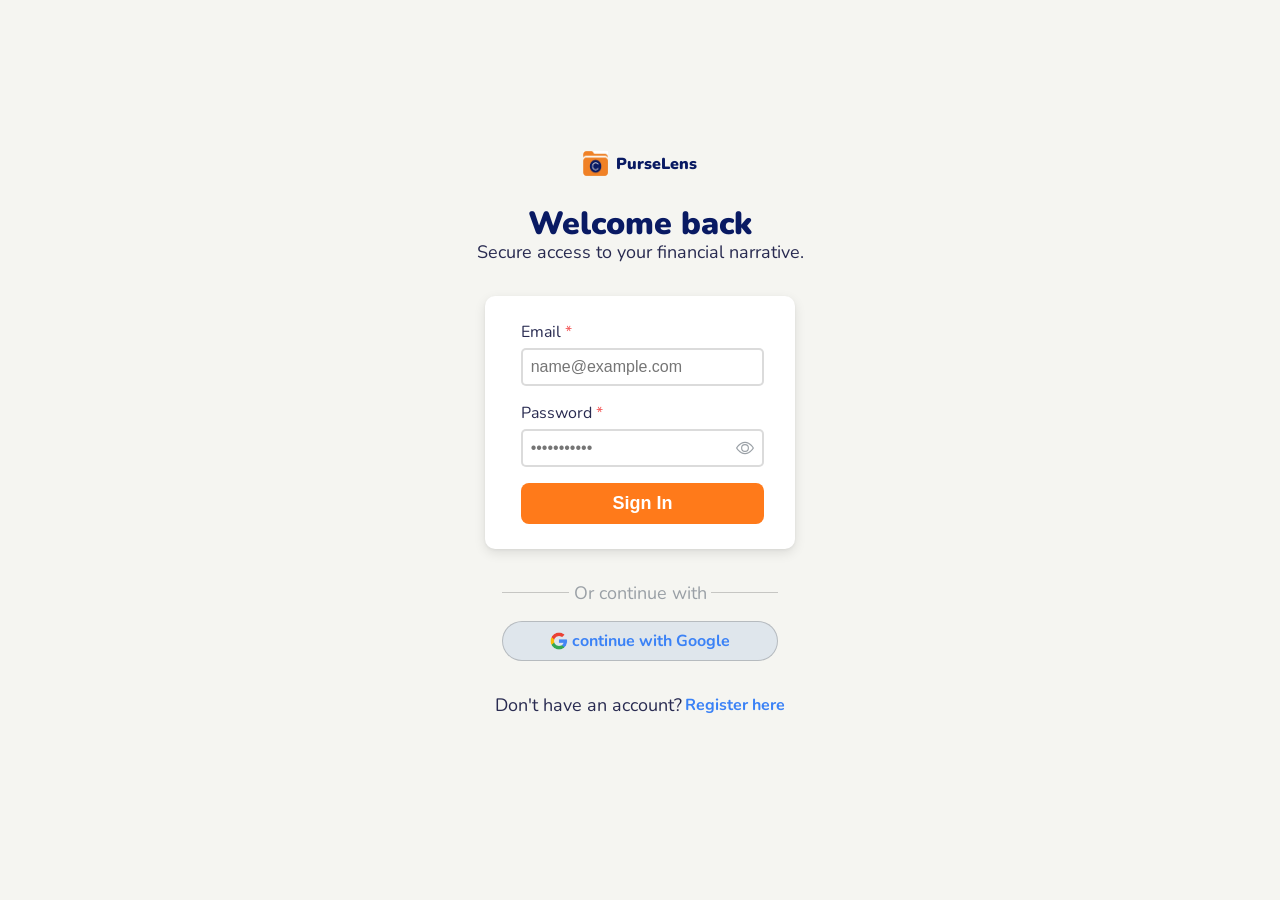
<file: docs/pages/auth/login.html>
<!DOCTYPE html>
<html lang="en">
<head>
    <meta charset="UTF-8">
    <meta name="viewport" content="width=device-width, initial-scale=1.0">
    <title>Sign In to Your Account | PurseLens</title>
    <link rel="stylesheet" href="../../css/pages/sign_in.css">
    <link rel="stylesheet" href="../../css/themes/light.css">
    <link rel="shortcut icon" href="../../assets/images/PurseLens_logo.png" type="image/x-icon">
    <link href="https://fonts.googleapis.com/css2?family=Nunito:wght@300;400;600;700;800;900&display=swap" rel="stylesheet">
</head>
<body>
    <main>

        <div class="main-container">
            
            <div class="title-wrapper">
                <img src="../../assets/images/PurseLens_logo.png" alt="PurseLens logo">
                <span>PurseLens</span>
            </div>

            <div class="heading-wrapper">
                <h2>Welcome back</h2>
                <p>Secure access to your financial narrative.</p>
            </div>

            <form action="/api/auth/login/" method="POST" id="login-form">

                <fieldset>
                    <label class="required" for="email-input">Email</label>
                    <input type="email" name="email" id="email-input" 
                        placeholder="name@example.com"
                        autocomplete="email" required aria-required="true">
                </fieldset>

                <fieldset>
                    <label class="required" for="password-input">Password</label>
                     
                    <div class="input-wrapper">

                            <input type="password" name="password" id="password-input" 
                                placeholder="•••••••••••" required aria-required="true"
                                autocomplete="new-password">

                            <button type="button" class="toggle-pw-btn"
                                aria-label="Show password"
                                title="Show password"
                                aria-pressed="false"
                                onclick="togglePassword(this)">

                                <svg class="icon-eye" xmlns="http://www.w3.org/2000/svg" width="18" height="18" fill="currentColor" class="bi bi-eye"
                                    viewBox="0 0 16 16">
                                    <path
                                        d="M16 8s-3-5.5-8-5.5S0 8 0 8s3 5.5 8 5.5S16 8 16 8M1.173 8a13 13 0 0 1 1.66-2.043C4.12 4.668 5.88 3.5 8 3.5s3.879 1.168 5.168 2.457A13 13 0 0 1 14.828 8q-.086.13-.195.288c-.335.48-.83 1.12-1.465 1.755C11.879 11.332 10.119 12.5 8 12.5s-3.879-1.168-5.168-2.457A13 13 0 0 1 1.172 8z" />
                                    <path d="M8 5.5a2.5 2.5 0 1 0 0 5 2.5 2.5 0 0 0 0-5M4.5 8a3.5 3.5 0 1 1 7 0 3.5 3.5 0 0 1-7 0" />
                                </svg>

                                <svg class="icon-eye-off" xmlns="http://www.w3.org/2000/svg" width="18" height="18" fill="currentColor" class="bi bi-eye-slash-fill"
                                    viewBox="0 0 16 16">
                                    <path
                                        d="m10.79 12.912-1.614-1.615a3.5 3.5 0 0 1-4.474-4.474l-2.06-2.06C.938 6.278 0 8 0 8s3 5.5 8 5.5a7 7 0 0 0 2.79-.588M5.21 3.088A7 7 0 0 1 8 2.5c5 0 8 5.5 8 5.5s-.939 1.721-2.641 3.238l-2.062-2.062a3.5 3.5 0 0 0-4.474-4.474z" />
                                    <path
                                        d="M5.525 7.646a2.5 2.5 0 0 0 2.829 2.829zm4.95.708-2.829-2.83a2.5 2.5 0 0 1 2.829 2.829zm3.171 6-12-12 .708-.708 12 12z" />
                                </svg>

                            </button>
                        </div>
                </fieldset>

                <button type="submit" id="login-btn">
                    <div class="loader"></div>
                    <span class="text-span">Sign In</span>
                </button>
            </form>

            <div class="social-wrapper">

                <div class="divider">
                    <hr class="divider-line">
                    <p>Or continue with</p>
                    <hr class="divider-line">
                </div>

                <div class="oauth-wrapper">
                    <a href="http://{domain_main}/accounts/google/login/callback/">
                        <img src="../../assets/images/google-logo.png" alt="Google logo">
                        continue with Google
                    </a>
                </div>

            </div>

            <div class="sign-up-wrapper">
                <p>Don't have an account?</p>
                <a href="../../pages/auth/register.html"><strong>Register here</strong></a>
            </div>

            <div class="input-validation-wrapper">
                <p class="error-output"></p>
            </div>

        </div>
    </main>

    <script src="../../js/api/authApi.js"></script>
    <script src="../../js/api/apiClient.js"></script>
    <script src="../../js/auth/login.js"></script>
</body>
</html>
</file>
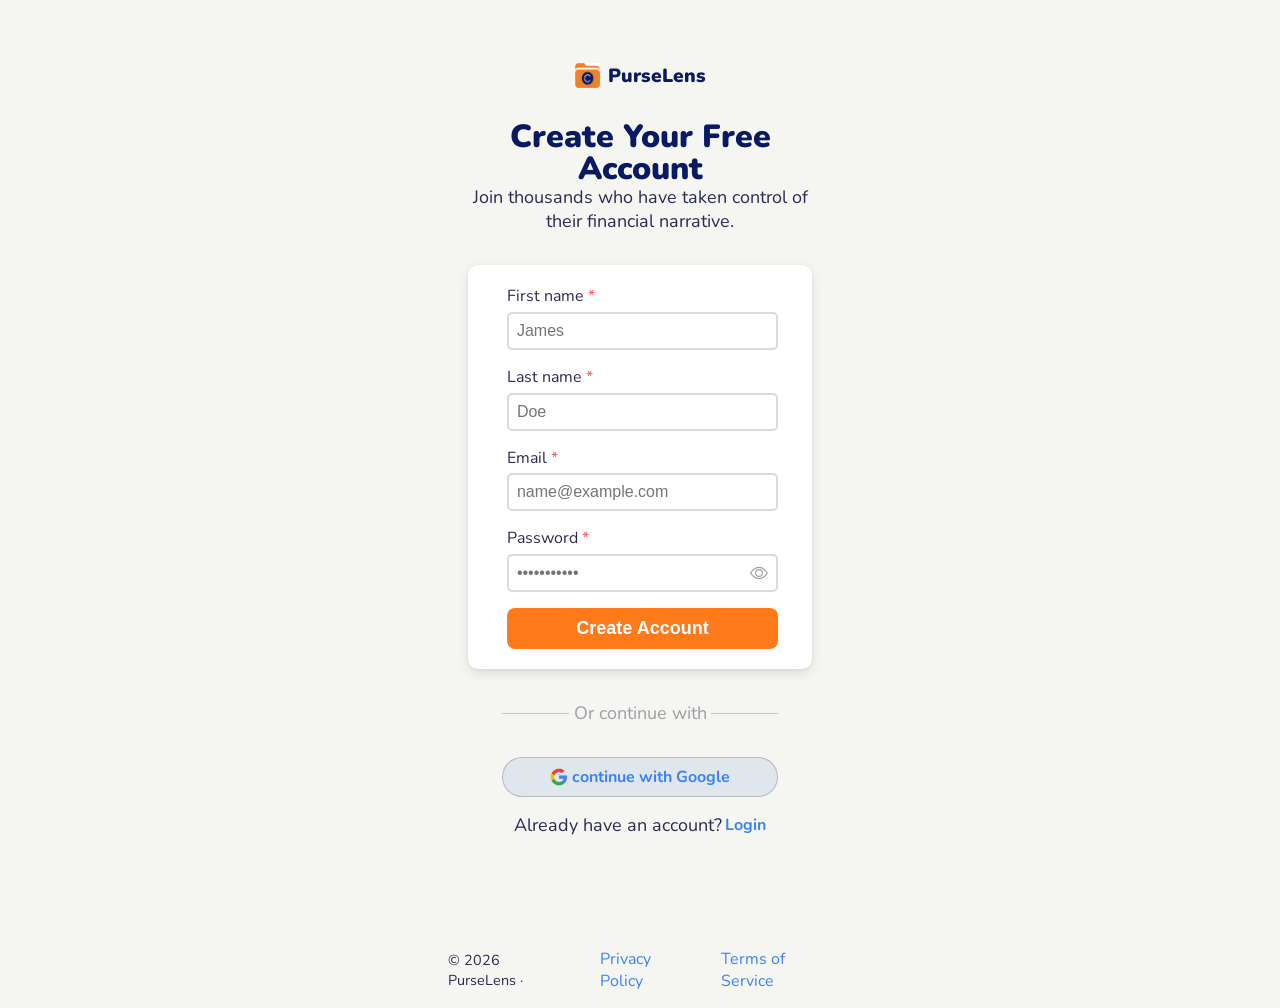
<file: docs/pages/auth/register.html>
<!DOCTYPE html>
<html lang="en">
<head>
    <meta charset="UTF-8">
    <meta name="viewport" content="width=device-width, initial-scale=1.0">
    <title>Create Your Free Account | PurseLens</title>
    <link rel="stylesheet" href="../../css/pages/register.css">
    <link rel="stylesheet" href="../../css/themes/light.css">
    <link rel="shortcut icon" href="../../assets/images/PurseLens_logo.png" type="image/x-icon">
    <link href="https://fonts.googleapis.com/css2?family=Nunito:wght@300;400;600;700;800;900&display=swap" rel="stylesheet">
</head>
<body>
    <main>
        <section class="sign-up-section">
            <div class="main-container">

                <div class="title-wrapper">

                    <img src="../../assets/images/PurseLens_logo.png" alt="PurseLens logo">

                    <span>PurseLens</span>

                </div>

                <div class="heading-wrapper">

                    <h2>Create Your Free Account</h2>

                    <p>Join thousands who have taken control of their financial narrative.</p>

                </div>

                <form action="/api/auth/register/" method="POST" id="signup-form">

                    <fieldset>

                        <label class="required" for="first-name">First name</label>

                        <input type="text" name="first_name" id="first-name"
                            placeholder="James" autocomplete="given-name" required aria-required="true">
                        
                    </fieldset>

                    <fieldset>

                        <label class="required" for="last-name">Last name</label>
                        
                        <input type="text" name="last_name" id="last-name"
                            placeholder="Doe" autocomplete="family-name" required aria-required="true">
                        
                    </fieldset>

                    <fieldset>

                        <label class="required" for="email-input">Email</label>
                        
                        <input type="email" name="email" id="email-input" 
                            placeholder="name@example.com" 
                            autocomplete="email" required aria-required="true">
                        
                    </fieldset>

                    <fieldset>

                        <label class="required" for="password-input">Password</label>
                        
                        <div class="input-wrapper">

                            <input type="password" name="password" id="password-input" 
                                placeholder="•••••••••••" required aria-required="true"
                                autocomplete="new-password">

                            <button type="button" class="toggle-pw-btn"
                                aria-label="Show password"
                                title="Show password"
                                aria-pressed="false"
                                onclick="togglePassword(this)">

                                <svg class="icon-eye" xmlns="http://www.w3.org/2000/svg" width="18" height="18" fill="currentColor" class="bi bi-eye"
                                    viewBox="0 0 16 16">
                                    <path
                                        d="M16 8s-3-5.5-8-5.5S0 8 0 8s3 5.5 8 5.5S16 8 16 8M1.173 8a13 13 0 0 1 1.66-2.043C4.12 4.668 5.88 3.5 8 3.5s3.879 1.168 5.168 2.457A13 13 0 0 1 14.828 8q-.086.13-.195.288c-.335.48-.83 1.12-1.465 1.755C11.879 11.332 10.119 12.5 8 12.5s-3.879-1.168-5.168-2.457A13 13 0 0 1 1.172 8z" />
                                    <path d="M8 5.5a2.5 2.5 0 1 0 0 5 2.5 2.5 0 0 0 0-5M4.5 8a3.5 3.5 0 1 1 7 0 3.5 3.5 0 0 1-7 0" />
                                </svg>

                                <svg class="icon-eye-off" xmlns="http://www.w3.org/2000/svg" width="18" height="18" fill="currentColor" class="bi bi-eye-slash-fill"
                                    viewBox="0 0 16 16">
                                    <path
                                        d="m10.79 12.912-1.614-1.615a3.5 3.5 0 0 1-4.474-4.474l-2.06-2.06C.938 6.278 0 8 0 8s3 5.5 8 5.5a7 7 0 0 0 2.79-.588M5.21 3.088A7 7 0 0 1 8 2.5c5 0 8 5.5 8 5.5s-.939 1.721-2.641 3.238l-2.062-2.062a3.5 3.5 0 0 0-4.474-4.474z" />
                                    <path
                                        d="M5.525 7.646a2.5 2.5 0 0 0 2.829 2.829zm4.95.708-2.829-2.83a2.5 2.5 0 0 1 2.829 2.829zm3.171 6-12-12 .708-.708 12 12z" />
                                </svg>

                            </button>
                        </div>
                        
                    </fieldset>

                    <button type="submit" id="submit-btn">

                        <div class="loader"></div>

                        <span class="text-span">Create Account</span>

                    </button>

                </form>

                <div class="social-wrapper">

                    <div class="divider">

                        <hr class="divider-line"> 
                        
                        <p>Or continue with</p>
                        
                        <hr class="divider-line">
                        
                    </div>

                    <div class="options-wrapper">
                        <div class="oauth-wrapper">
                            
                            <a href="http://{domain_main}/accounts/google/login/callback/">
                                <img src="../../assets/images/google-logo.png" alt="Google logo">
                                continue with Google
                            </a>

                        </div>

                        <div class="sign-in-wrapper">

                            <p>Already have an account?</p>
                            
                            <a href="../../pages/auth/login.html"><strong>Login</strong></a>
                            
                        </div>
                    </div>

                </div>
            </div>

            <div class="input-validation-wrapper">
                <p class="message-output"></p>
            </div>
        </section>

    </main>


    <footer>
        <small>© 2026 PurseLens · <a href="../../policy_privacy.html">Privacy Policy</a>  <a href="../../terms_of_service.html">Terms of Service</a></small>
    </footer>

    <script src="../../js/api/apiClient.js"></script>
    <script src="../../js/api/authApi.js"></script>
    <script src="../../js/auth/signup.js"></script>
</body>
</html>
</file>
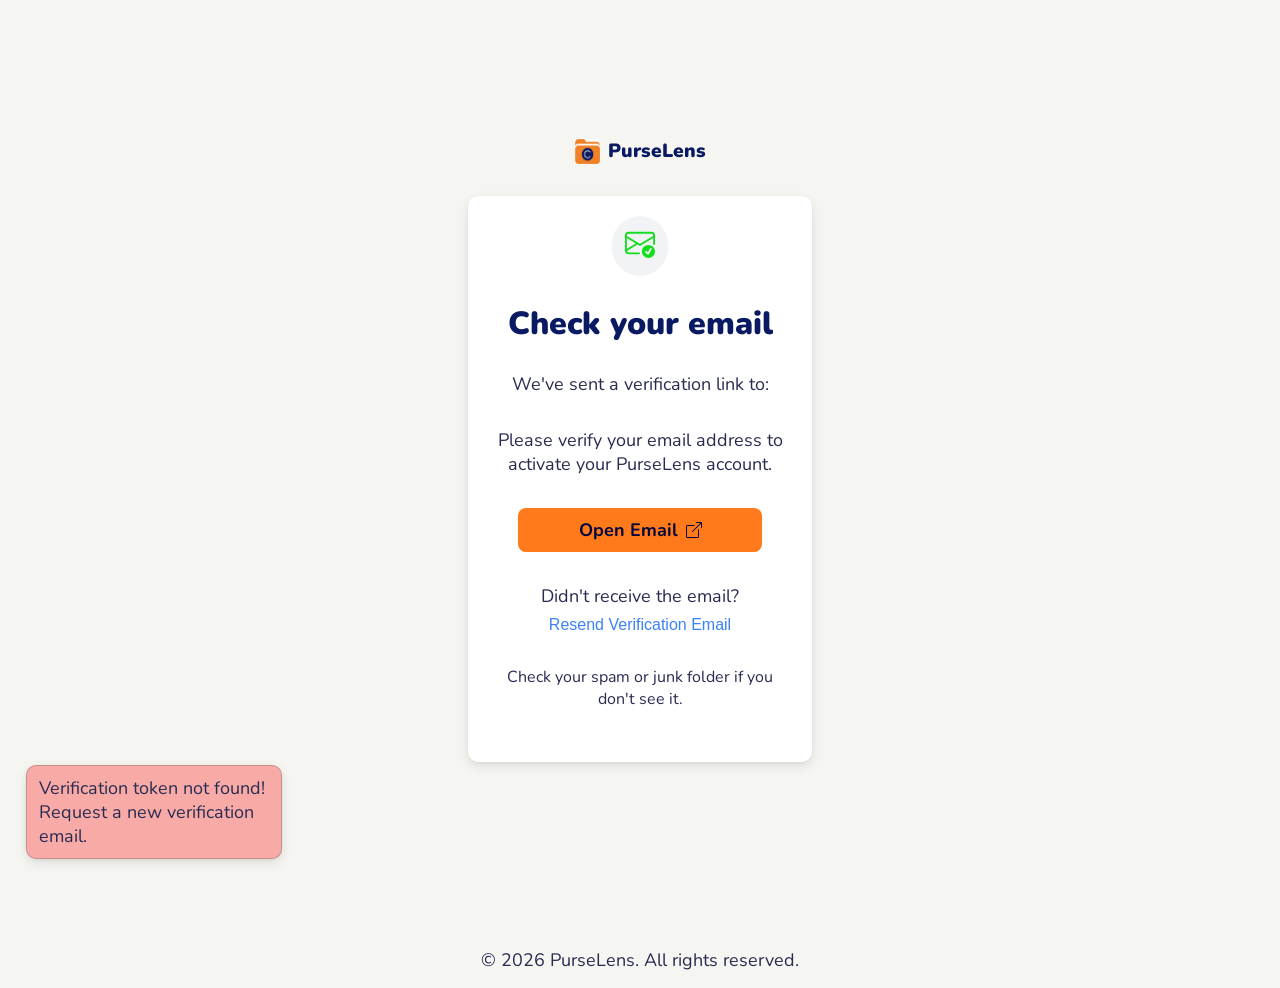
<file: docs/pages/auth/verify_email.html>
<!DOCTYPE html>
<html lang="en">
<head>
    <meta charset="UTF-8">
    <meta name="viewport" content="width=device-width, initial-scale=1.0">
    <title>Verify Your Account</title>
    <link rel="stylesheet" href="../../css/pages/register.css">
    <link rel="stylesheet" href="../../css/themes/light.css">
    <link rel="shortcut icon" href="../../assets/images/PurseLens_logo.png" type="image/x-icon">
    <link href="https://fonts.googleapis.com/css2?family=Nunito:wght@300;400;600;700;800;900&display=swap" rel="stylesheet">
</head>

<body>
    <main>
        <section class="verification-section">
            <div class="main-container">

                <div class="title-wrapper">
                    <img src="../../assets/images/PurseLens_logo.png" alt="PurseLens logo">
                    <span>PurseLens</span>
                </div>

                <div class="card">
                    <div class="icon-wrapper">
                        <svg xmlns="http://www.w3.org/2000/svg" width="32" height="30" fill="currentColor" class="bi bi-envelope-check"
                            viewBox="0 0 16 16">
                            <path
                                d="M2 2a2 2 0 0 0-2 2v8.01A2 2 0 0 0 2 14h5.5a.5.5 0 0 0 0-1H2a1 1 0 0 1-.966-.741l5.64-3.471L8 9.583l7-4.2V8.5a.5.5 0 0 0 1 0V4a2 2 0 0 0-2-2zm3.708 6.208L1 11.105V5.383zM1 4.217V4a1 1 0 0 1 1-1h12a1 1 0 0 1 1 1v.217l-7 4.2z" />
                            <path
                                d="M16 12.5a3.5 3.5 0 1 1-7 0 3.5 3.5 0 0 1 7 0m-1.993-1.679a.5.5 0 0 0-.686.172l-1.17 1.95-.547-.547a.5.5 0 0 0-.708.708l.774.773a.75.75 0 0 0 1.174-.144l1.335-2.226a.5.5 0 0 0-.172-.686" />
                        </svg>
                    </div>

                    <h2 class="card-title">Check your email</h2>
                    
                    <div class="card-sub-wrapper">
                        <p class="card-sub">We've sent a verification link to:</p>
                        <p class="card-email" id="user-email"></p>
                    </div>

                    <p class="card-notice">
                        Please verify your email address to activate
                        your PurseLens account.
                    </p>

                    <a href="" class="email-link">
                        Open Email
                        <svg xmlns="http://www.w3.org/2000/svg" width="16" height="16" fill="currentColor" class="bi bi-box-arrow-up-right"
                            viewBox="0 0 16 16">
                            <path fill-rule="evenodd"
                                d="M8.636 3.5a.5.5 0 0 0-.5-.5H1.5A1.5 1.5 0 0 0 0 4.5v10A1.5 1.5 0 0 0 1.5 16h10a1.5 1.5 0 0 0 1.5-1.5V7.864a.5.5 0 0 0-1 0V14.5a.5.5 0 0 1-.5.5h-10a.5.5 0 0 1-.5-.5v-10a.5.5 0 0 1 .5-.5h6.636a.5.5 0 0 0 .5-.5" />
                            <path fill-rule="evenodd"
                                d="M16 .5a.5.5 0 0 0-.5-.5h-5a.5.5 0 0 0 0 1h3.793L6.146 9.146a.5.5 0 1 0 .708.708L15 1.707V5.5a.5.5 0 0 0 1 0z" />
                        </svg>
                    </a>

                    <div class="resend-wrapper">
                        <p class="resend-notice">Didn't receive the email?</p>

                        <button class="link-resend" id="resend-btn">
                            Resend Verification Email
                        </button>
                    </div>

                    <small class="card-spam">Check your spam or junk folder if you don't see it.</small>

                    <div class="input-validation-wrapper">
                        <p class="message-output"></p>
                    </div>
                </div>
            </div>
        </section>
    </main>

    <footer>
        <p>© 2026 PurseLens. All rights reserved.</p>
    </footer>

    <script src="../../js/api/apiClient.js"></script>
    <script src="../../js/api/authApi.js"></script>
    <script src="../../js/auth/verify_email.js"></script>
    <script src="../../js/auth/resend-verification.js"></script>
</body>
</html>
</file>
<file: docs/css/pages/sign_in.css>
*,
*::before,
*::after {
    box-sizing: border-box;
    margin: 0;
    padding: 0;
}

html {
    scroll-behavior: smooth;
}

body {
    font-family: Nunito, Times serif;
    background-color: var(--bg-2);
}

h1 {
    line-height: 1;
    text-align: center;
    font-weight: 900;
    font-size: clamp(2.5rem, 6vw, 5.5rem);
}

h2 {
    line-height: 1;
    font-weight: 900;
    text-align: center;
    font-size: clamp(2rem, 2vw, 3.5rem);
}

p {
    font-size: clamp(1rem, 1.5vw, 1.125rem);
}

a {
    font-size: clamp(1rem, 1.2vw, 1rem);
}

main {
    display: flex;
    flex-direction: column;
    align-items: center;
    justify-content: center;
    width: 100%;
    min-height: 100vh;
    background-color: var(--bg-2);
}

.main-container {
    display: flex;
    flex-direction: column;
    align-items: center;
    justify-content: center;
    gap: 2rem;
    width: 30%;
    padding: 20px;
}

.title-wrapper {
    width: max-content;
    display: flex;
    align-items: center;
    justify-content: space-between;
    gap: 0.5rem;
}

.title-wrapper img {
    width: 25px;
    height: 25px;
}

.title-wrapper span {
    font-size: 1rem;
    font-weight: 900;
    color: var(--custom-blue);
}

.heading-wrapper {
    display: flex;
    flex-direction: column;
    align-items: center;
}

.heading-wrapper h2 {
    color: var(--custom-blue);
}

.heading-wrapper p {
    color: var(--text-primary)
}

form {
    width: 90%;
    padding: 25px 0 25px 5px;
    display: flex;
    flex-direction: column;
    align-items: center;
    justify-content: flex-start;
    gap: 1rem;
    border-radius: 10px;
    background-color: var(--bg);
    box-shadow: var(--shadow-md), 0 1px 3px rgba(0, 0, 0, 0.05);
}

.input-wrapper {
    position: relative;
    width: 100%;
}

.input-wrapper input {
    padding-right: 44px;
}

fieldset {
    width: 80%;
    display: flex;
    flex-direction: column;
    align-items: flex-start;
    justify-content: flex-start;
    gap: 0.3rem;
    border: none;
}

fieldset label {
    color: var(--text-primary);
}

fieldset label.required::after {
    content: " *";
    color: var(--danger-4);
    font-size: 600;
}

fieldset input {
    width: 100%;
    font-size: 16px;
    padding: 8px;
    outline: none;
    border: 2px solid var(--border-2);
    border-radius: 5px;
}

fieldset input:focus {
    background-color: var(--surface);
    border: 2px solid var(--border-visible);
}

#login-btn {
    display: flex;
    align-items: center;
    justify-content: center;
    gap: 1rem;
    width: 80%;
    padding: 10px;
    font-size: 18px;
    font-weight: bold;
    border: none;
    border-radius: 8px;
    color: var(--bg);
    background-color: var(--custom-orange);
    transition: 0.3s ease-in-out;
    cursor: pointer;
}

#login-btn:hover {
    background-color: var(--custom-orange-hover);
}

.toggle-pw-btn {
    position: absolute;
    right: 5px;
    top: 50%;
    transform: translateY(-50%);
    background: none;
    border: none;
    cursor: pointer;
    padding: 5px;
    border-radius: 50px;
    line-height: 0;
    color: var(--text-muted);
    transition: color 0.15s ease, background-color 0.15s ease;
}

.toggle-pw-btn:hover {
    color: var(--text-primary);
    background-color: var(--surface-3);
}

.toggle-pw-btn:focus-visible {
    outline: 2px solid rgba(250, 134, 39, 0.6);
    outline-offset: 1px;
}

/* ── Icon swap — aria-pressed is the only hook needed ── */
.toggle-pw-btn .icon-eye {
    display: block;
}

.toggle-pw-btn .icon-eye-off {
    display: none;
}

.toggle-pw-btn[aria-pressed="true"] .icon-eye {
    display: none;
}

.toggle-pw-btn[aria-pressed="true"] .icon-eye-off {
    display: block;
}

.loader {
    display: none;
    width: 25px;
    aspect-ratio: 1;
    border-radius: 50%;
    background:
        radial-gradient(farthest-side, var(--text-primary) 94%, #0000) top/5px 5px no-repeat,
        conic-gradient(#0000 30%, var(--text-primary));
    -webkit-mask: radial-gradient(farthest-side, #0000 calc(100% - 5px), #000 0);
    mask: radial-gradient(farthest-side, #0000 calc(100% - 5px), #000 0);
    animation: spin 1s infinite linear;
}

@keyframes spin {
    100% {
        transform: rotate(1turn)
    }
}

.social-wrapper {
    display: flex;
    flex-direction: column;
    align-items: center;
    justify-content: center;
    gap: 1rem;
    width: 100%;
}

.social-wrapper p {
    color: var(--text-muted);
}

.divider {
    display: flex;
    align-items: center;
    text-align: center;
    gap: 0.3rem;
    width: 80%;
}

.divider-line {
    flex-grow: 1;
    height: 1px;
    border: none;
    background-color: var(--border);
}

.oauth-wrapper {
    display: flex;
    align-items: center;
    justify-content: space-between;
    width: 80%;
}

.oauth-wrapper a {
    display: flex;
    align-items: center;
    justify-content: center;
    width: 100%;
    padding: 8px;
    gap: 0.3rem;
    border: 1px solid var(--border);
    border-radius: 50px;
    font-weight: bold;
    color: var(--links);
    text-decoration: none;
    background-color: var(--faded-bg-3);
    transition: 0.3s ease-in-out;
}

.oauth-wrapper a:hover {
    background-color: var(--faded-bg-2);
}

.oauth-wrapper img {
    width: 18px;
    height: 18px;
}

.sign-up-wrapper {
    display: flex;
    align-items: center;
    gap: 0.2rem;
}

.sign-up-wrapper p {
    color: var(--text-primary);
}

.sign-up-wrapper a {
    color: var(--links);
    text-decoration: none;
    transition: all 0.3s ease-in-out;
}

.sign-up-wrapper a:hover {
    text-decoration: underline;
}

.error-output {
    position: fixed;
    left: 2%;
    top: 85%;
    display: none;
    align-items: center;
    justify-content: center;
    width: 20%;
    height: auto;
    text-align: left;
    text-wrap: wrap;
    font-size: clamp(1rem, 1.5vw, 1.125rem);
    padding: 10px 12px;
    color: var(--deep-blue);
    border: 2px solid var(--border);
    border-radius: 10px;
    transition: all 0.3s ease-in-out;
    box-shadow: var(--shadow-md), 0 1px 3px rgba(0, 0, 0, 0.068);
}

.input-validation-wrapper .success {
    background-color: var(--success);
}

.input-validation-wrapper .error {
    background-color: var(--danger-3);
}


/*----------------- RESPONSIVENESS ---------------------*/
@media (max-width: 1060px) {
    .main-container {
        width: 45%;
    }

    .oauth-wrapper,
    .divider {
        width: 80%;
    }
}

@media (max-width: 900px) {
    .main-container {
        width: 60%;
    }

    .oauth-wrapper,
    .divider {
        width: 55%;
    }

    fieldset {
        width: 90%;
    }

    fieldset input {
        width: 100%;
    }

    .input-wrapper {
        width: 100%;
    }

    #login-btn {
        width: 90%;
    }

    .social-wrapper .divider,
    .social-wrapper .oauth-wrapper {
        width: 80%;
    }

    .error-output {
        width: 35%;
    }
}

@media (max-width: 600px) {
    main {
        padding: 20px 0;
        min-height: 100vh;
    }

    .main-container {
        width: 92%;
        padding: 10px;
    }

    .title-wrapper img {
        width: 26px;
        height: 26px;
    }

    .heading-wrapper {
        margin-bottom: 1.5rem;
    }

    .heading-wrapper h1 {
        font-size: 1.5rem;
        text-align: center;
    }

    .heading-wrapper p {
        font-size: 15px;
        text-align: center;
    }

    p {
        font-size: 16px;
    }

    form {
        width: 100%;
        padding: 20px 0 20px 0;
        gap: 0.85rem;
    }

    fieldset {
        width: 88%;
    }

    fieldset input {
        width: 100%;
        font-size: 16px;
        /* prevents iOS zoom-on-focus */
    }

    .input-wrapper {
        width: 100%;
    }

    #login-btn {
        width: 88%;
        font-size: 16px;
        padding: 12px;
    }

    .toggle-pw-btn {
        right: 8px;
    }

    .social-wrapper {
        margin-bottom: 1.5rem;
    }

    .divider,
    .oauth-wrapper {
        width: 88%;
    }

    .oauth-wrapper a {
        font-size: 15px;
        padding: 10px;
    }

    .error-output {
        left: 20%;
        width: 60%;
        top: auto;
        bottom: 3%;
        font-size: 16px;
    }
}

@media (max-width: 380px) {
    .main-container {
        width: 96%;
        padding: 8px;
    }

    fieldset {
        width: 92%;
    }

    fieldset input {
        padding: 10px 8px;
    }

    .input-wrapper {
        width: 100%;
    }

    #login-btn {
        width: 92%;
        font-size: 15px;
        padding: 11px;
    }

    .divider,
    .oauth-wrapper {
        width: 92%;
    }

    .oauth-wrapper a {
        font-size: 14px;
        gap: 0.2rem;
    }

    .oauth-wrapper img {
        width: 16px;
        height: 16px;
    }

    .error-output {
        width: 80%;
        padding: 8px 10px;
    }
}

@media (prefers-reduced-motion: reduce) {
    * {
        animation-duration: 0.01ms !important;
        transition-duration: 0.01ms !important;
    }

    .loader {
        animation: none !important;
    }
}
</file>
<file: docs/css/themes/light.css>
/* Variables - Light Theme Colors */

:root {
    /* Base */
    --bg: #ffff;
    --bg-2: #f5f5f1;
    --surface: #e1ecf5;
    --surface-2: #F1F3F5;
    --surface-3: #dadae1;
    --surface-4: #e1ecf56c;
    --faded-bg: #9c92e320;
    --faded-bg-2: #9b92e348;
    --faded-bg-3: #bdcee565;
    --border-visible: #0f0e0eb5;
    --border: #49484845;
    --border-2: #49484832;
    --box-shadow: #00000034;
    --notification-badge: #ef4444;

    /* Text */
    --text-contrast: #ffff;
    --text-primary: #292b51;
    --text-secondary: #1b1d36;
    --text-muted: #9aa0a6;
    --text-muted-2: #585454ef;

    /* Brand */
    --primary: #283593;
    --custom-blue: #091a63;
    --custom-blue-2: #040429;
    --deep-blue: #030820;
    --primary-hover: #1F2A7A;
    --custom-orange-text-color: #04043d;
    --custom-orange-text-color-hover: #06065b;
    --custom-orange: #FF7A1A;
    --custom-orange-hover: #ee6903;
    --orange-text: #F97316;
    --orange-border: #FED7AA;
    --orange-bg: #FFF7ED;
    --links: #3b82f6;
    --sign-in-link-color: #2d2d2d;
    --sign-in-link-color-hover: #181818;
    --sign-in-link-bg: #d6dbe1;
    --sign-in-link-bg-hover: #b9cee2;
    --icons-bg: #e4e7e8;
    --footer-link-color: #171754c5;
    --footer-link-color-hover: #3e3efd;

    /* Financial semantics */
    --income: #0077ff;
    --expense: #ef4444;

    --success: #14dd1e;
    --success-2: #14dd1e2e;
    --success-3: #14dd1e5a;
    --success-4: #1de80a;
    
    --danger: #f20b0b;
    --danger-2: #fa7a7a2b;
    --danger-3: #ff00004e;
    --danger-4: #f35c5c;

    --warning: #f7bc5c;
    --warning-2: #f39a0b33;
    --warning-3: #f59e0b;
    --warning-4: #ffa6006c;

    --info: #1075e81b;

    --transfer-color: #055190;
    --transfer-bg: #e1ecf5;
    --transfer-border: #b8d8f3;

    --on-track-color: #047857;
    --on-track-bg: #d1f9e6;
    --on-track-bg-2: #e7fdf3;
    --on-track-border: #98e0be;

    --at-risk-color: #FF7A1A;
    --at-risk-bg: #fad2bc;
    --at-risk-border: #FF8D47;

    --exceeded-color: #BE123C;
    --exceeded-bg: #fad6d8;
    --exceeded-bg-2: #f6e1e2;
    --exceeded-border: #e8a6ad;

    /* Shadows */
    --shadow-sm: 2px 2px 4px rgba(0,0,0,0.08);
    --shadow-md: 0 4px 12px rgba(0,0,0,0.10);
}
</file>
<file: docs/css/pages/register.css>
* {
    margin: 0;
    padding: 0;
    box-sizing: border-box;
}

html {
    scroll-behavior: smooth;
}

body {
    margin: 0;
    padding: 0;
    font-family: Nunito, Times serif;
    background-color: var(--bg-2);
}

h1 {
    line-height: 1;
    text-align: center;
    font-weight: 900;
    font-size: clamp(2.5rem, 6vw, 5.5rem);
}

h2 {
    line-height: 1;
    font-weight: 900;
    text-align: center;
    font-size: clamp(2rem, 2vw, 3.5rem);
}

p {
    font-size: clamp(1rem, 1.5vw, 1.125rem);
}

a {
    font-size: clamp(1rem, 1.2vw, 1rem);
}

main {
    display: flex;
    flex-direction: column;
    align-items: center;
    justify-content: center;
    width: 100%;
    min-height: 100vh;
    background-color: var(--bg-2);
}

.sign-up-section {
    display: flex;
}

.verification-section {
    display: flex;
}

main section {
    display: flex;
    flex-direction: column;
    align-items: center;
    justify-content: center;
    width: 100%;
    min-height: 100vh;
    background-color: var(--bg-2);
    width: 100%;
}

.main-container {
    display: flex;
    flex-direction: column;
    align-items: center;
    justify-content: center;
    gap: 2rem;
    width: 30%;
    padding: 20px;
}

.title-wrapper {
    display: flex;
    align-items: center;
    justify-content: space-between;
    gap: 0.5rem;
    width: 32%;
    width: max-content;
    padding: 0;
}


.title-wrapper img {
    padding: 0;
    width: 25px;
    height: 25px;
}

.title-wrapper span {
    color: var(--custom-blue);
    font-weight: 900;
    font-size: 1.2rem;
}

.heading-wrapper {
    display: flex;
    flex-direction: column;
    align-items: center;
    padding: 0;
}

.heading-wrapper h2,
.card-title {
    font-weight: 900;
    color: var(--custom-blue);
}

.heading-wrapper p {
    text-align: center;
    color: var(--text-primary)
}

form,
.card {
    width: 100%;
    display: flex;
    flex-direction: column;
    align-items: center;
    gap: 2rem;
    border-radius: 10px;
    background-color: var(--bg);
    box-shadow: var(--shadow-md), 0 1px 3px rgba(0, 0, 0, 0.05);
}

form {
    gap: 1rem;
    padding: 20px 0 20px 5px;
    justify-content: flex-start;
}

.card {
    gap: 2rem;
    padding: 20px;
    justify-content: center;
}

.input-wrapper {
    position: relative;
    width: 100%;
}

.input-wrapper input {
    padding-right: 44px;
}

fieldset {
    width: 80%;
    display: flex;
    flex-direction: column;
    align-items: flex-start;
    gap: 0.3rem;
    padding: 0;
    border: none;
}

fieldset label {
    color: var(--text-primary);
}

fieldset label.required::after {
    content: " *";
    color: var(--danger-4);
    font-size: 600;
}

fieldset input {
    width: 100%;
    font-size: 16px;
    padding: 8px;
    outline: none;
    border: 2px solid var(--border-2);
    border-radius: 5px;
}

fieldset input:focus {
    outline: 2px solid var(--border-visible);
}

#submit-btn {
    display: flex;
    align-items: center;
    justify-content: center;
    gap: 1rem;
    width: 80%;
    padding: 10px;
    font-size: 18px;
    font-weight: bold;
    border: none;
    border-radius: 8px;
    color: var(--bg);
    background-color: var(--custom-orange);
    transition: 0.3s ease-in-out;
    cursor: pointer;
}

#submit-btn:hover {
    background-color: var(--custom-orange-hover);
}

.toggle-pw-btn {
    position: absolute;
    right: 5px;
    top: 50%;
    transform: translateY(-50%);
    background: none;
    border: none;
    cursor: pointer;
    padding: 5px;
    border-radius: 50px;
    line-height: 0;
    color: var(--text-muted);
    transition: color 0.15s ease, background-color 0.15s ease;
}

.toggle-pw-btn:hover {
    color: var(--text-primary);
    background-color: var(--surface-3);
}

.toggle-pw-btn:focus-visible {
    outline: 2px solid rgba(250, 134, 39, 0.6);
    outline-offset: 1px;
}

/* ── Icon swap — aria-pressed is the only hook needed ── */
.toggle-pw-btn .icon-eye {
    display: block;
}

.toggle-pw-btn .icon-eye-off {
    display: none;
}

.toggle-pw-btn[aria-pressed="true"] .icon-eye {
    display: none;
}

.toggle-pw-btn[aria-pressed="true"] .icon-eye-off {
    display: block;
}

.loader {
    display: none;
    width: 30px;
    aspect-ratio: 1;
    border-radius: 50%;
    background:
        radial-gradient(farthest-side, var(--text-primary) 94%, #0000) top/5px 5px no-repeat,
        conic-gradient(#0000 30%, var(--text-primary));
    -webkit-mask: radial-gradient(farthest-side, #0000 calc(100% - 5px), #000 0);
    mask: radial-gradient(farthest-side, #0000 calc(100% - 5px), #000 0);
    animation: spin 1s infinite linear;
}

@keyframes spin {
    100% {
        transform: rotate(1turn)
    }
}

.social-wrapper {
    display: flex;
    flex-direction: column;
    align-items: center;
    justify-content: center;
    gap: 2rem;
    width: 100%;
}

.social-wrapper p {
    color: var(--text-muted);
}

.divider {
    display: flex;
    align-items: center;
    text-align: center;
    gap: 0.3rem;
    width: 80%;
}

.divider-line {
    flex-grow: 1;
    height: 1px;
    border: none;
    background-color: var(--border);
}

.options-wrapper {
    width: 100%;
    display: flex;
    flex-direction: column;
    align-items: center;
    justify-content: center;
    gap: 1rem;
}

.oauth-wrapper {
    display: flex;
    align-items: center;
    justify-content: space-between;
    width: 80%;
}

.oauth-wrapper a {
    display: flex;
    align-items: center;
    justify-content: center;
    width: 100%;
    padding: 8px;
    gap: 0.3rem;
    border: 1px solid var(--border);
    border-radius: 20px;
    font-weight: bold;
    color: var(--links);
    text-decoration: none;
    background-color: var(--faded-bg-3);
    transition: 0.3s ease-in-out;
}

.oauth-wrapper a:hover {
    background-color: var(--faded-bg-2);
}

.oauth-wrapper img {
    width: 18px;
    height: 18px;
}

.sign-in-wrapper {
    display: flex;
    align-items: center;
    gap: 0.2rem;
}

.sign-in-wrapper p {
    color: var(--text-primary);
}

.sign-in-wrapper a {
    color: var(--links);
    text-decoration: none;
    transition: all 0.3s ease-in-out;
}

.sign-in-wrapper a:hover {
    text-decoration: underline;
}

.message-output {
    position: fixed;
    left: 2%;
    top: 85%;
    display: none;
    align-items: center;
    justify-content: center;
    width: 20%;
    height: auto;
    text-align: left;
    text-wrap: wrap;
    padding: 10px 12px;
    font-size: 18px;
    color: var(--text-primary);
    border: 1px solid var(--border);
    border-radius: 10px;
    transition: all 0.3s ease-in-out;
    box-shadow: var(--shadow-md), 0 1px 3px rgba(0, 0, 0, 0.068);
}

.input-validation-wrapper .normal {
    background-color: var(--surface);
}

.input-validation-wrapper .success {
    background-color: var(--success);
}

.input-validation-wrapper .error {
    background-color: var(--danger-3);
}

.icon-wrapper {
    padding: 12px;
    border-radius: 50px;
    background-color: var(--surface-2);
}

.icon-wrapper svg {
    color: var(--success);
}

.icon-wrapper svg .failure {
    color: var(--danger);
}

.card h1, p {
    color: var(--text-primary);
}

.card-title,
.card-sub-wrapper p,
.card-notice {
    text-align: center;
}

.card-email {
    font-weight: bold;
}

.email-link {
    width: 80%;
    text-decoration: none;
    padding: 10px 20px;
    font-size: 18px;
    font-weight: bold;
    display: flex;
    align-items: center;
    justify-content: center;
    gap: 0.5rem;
    color: var(--custom-orange-text-color);
    background-color: var(--custom-orange);
    border-radius: 8px;
}

.email-link:hover {
    background-color: var(--custom-orange-hover);
}

/* HTML: <div class="loader-2"></div> */
.loader-2 {
    width: fit-content;
    font-weight: bold;
    font-family: monospace;
    font-size: 18px;
    clip-path: inset(0 3ch 0 0);
    animation: loading 1s steps(4) infinite;
}

.loader-2:before {
    content: "Verifying Email..."
}

@keyframes loading {
    to {
        clip-path: inset(0 -1ch 0 0)
    }
}

.loader-3 {
    width: fit-content;
    font-weight: bold;
    font-family: monospace;
    font-size: 18px;
    clip-path: inset(0 3ch 0 0);
    animation: loading 1s steps(4) infinite;
}

.loader-3:before {
    content: "Resending Verification Email..."
}

@keyframes loading {
    to {
        clip-path: inset(0 -1ch 0 0)
    }
}

.resend-wrapper {
    display: flex;
    flex-direction: column;
    align-items: center;
    justify-content: center;
    gap: 0.5rem;
}

.resend-wrapper .link-resend {
    border: none;
    font-size: 16px;
    color: var(--links);
    background-color: transparent;
    transition: all 0.5s ease-in-out;
    cursor: pointer;
}

.card-spam {
    text-align: center;
    font-size: 16px;
    color: var(--text-primary);
}

footer {
    width: 100%;
    display: flex;
    align-items: center;
    justify-content: center;
    gap: 2rem;
    padding: 1rem 0;
    background-color: transparent;
    margin-top: 2rem;
}

footer small {
    width: 30%;
    display: flex;
    align-items: center;
    justify-content: space-between;
    gap: 2rem;
    font-size: 0.9rem;
    color: var(--text-primary);
    background-color: transparent;
}

footer small a {
    text-decoration: none;
    color: var(--links);
    transition: all 0.3s ease;
}

footer small a:hover {
    text-decoration: underline;
}


/*----------- RESPONSIVENESS -------------------*/
@media (max-width: 1060px) {
    .main-container {
        width: 45%;
    }

    .oauth-wrapper,
    .divider {
        width: 45%;
    }

    .social-wrapper {
        width: 100%;
    }
    
    .divider{
        width: 90%;
    }
    
    .oauth-wrapper{
        width: 80%;
    }

    .message-output {
        width: 30%;
    }
    
    footer small {
        width: 45%;
    }
}

@media (max-width: 900px) {
    .main-container {
        width: 60%;
    }

    .title-wrapper {
        width: max-content;
    }

    .oauth-wrapper,
    .divider {
        width: 55%;
    }

    fieldset {
        width: 90%;
    }

    fieldset input {
        width: 100%;
    }

    #submit-btn {
        width: 90%;
    }
    
    .social-wrapper .divider,
    .social-wrapper .options-wrapper,
    .options-wrapper .oauth-wrapper {
        width: 90%;
    }
    
    .message-output {
        width: 35%;
    }

    footer small {
        width: 65%;
        padding: 0 2rem;
    }
}

@media (max-width: 600px) {
    main {
        padding: 20px 0;
        min-height: 100vh;
    }

    .main-container {
        width: 92%;
        padding: 10px;
    }

    .title-wrapper {
        width: max-content;
        margin-bottom: 1.5rem;
    }

    .title-wrapper img {
        width: 26px;
        height: 26px;
    }

    .heading-wrapper {
        margin-bottom: 1.5rem;
    }

    form {
        gap: 0.85rem;
        padding: 20px 0 20px 0;
    }

    fieldset {
        width: 88%;
    }

    fieldset input {
        width: 100%;
        font-size: 16px;
        /* prevents iOS zoom-on-focus */
    }

    .input-wrapper {
        width: 100%;
    }

    #submit-btn {
        width: 88%;
        font-size: 16px;
        padding: 12px;
    }

    .toggle-pw-btn {
        right: 12px;
    }

    .social-wrapper {
        gap: 1.5rem;
        margin: 20px 0;
    }

    .divider,
    .oauth-wrapper,
    .options-wrapper .oauth-wrapper {
        width: 88%;
    }

    .oauth-wrapper a {
        font-size: 15px;
        padding: 10px;
    }

    .message-output {
        left: 10%;
        width: 80%;
        top: auto;
        bottom: 3%;
        font-size: 16px;
    }

    .email-link {
        width: 88%;
        font-size: 16px;
    }

    footer small {
        width: 100%;
        padding: 0 2rem;
    }
}

@media (max-width: 380px) {
    .main-container {
        width: 96%;
        padding: 8px;
    }

    .title-wrapper {
        width: max-content;
    }

    fieldset {
        width: 92%;
    }

    fieldset input {
        padding: 10px 8px;
    }

    #submit-btn {
        width: 92%;
        font-size: 15px;
        padding: 11px;
    }

    .divider,
    .oauth-wrapper {
        width: 92%;
    }

    .oauth-wrapper a {
        font-size: 14px;
        gap: 0.2rem;
    }

    .oauth-wrapper img {
        width: 16px;
        height: 16px;
    }

    .message-output {
        width: 94%;
        font-size: 16px;
        padding: 1.8rem 10px;
        position: fixed;
        left: 2%;
        top: 90%;
    }

    footer small {
        width: 100%;
        padding: 0 2rem;
    }
}

@media (prefers-reduced-motion: reduce) {
    * {
        animation-duration: 0.01ms !important;
        transition-duration: 0.01ms !important;
    }

    .loader,
    .loader-2,
    .loader-3 {
        animation: none !important;
    }
}
</file>
